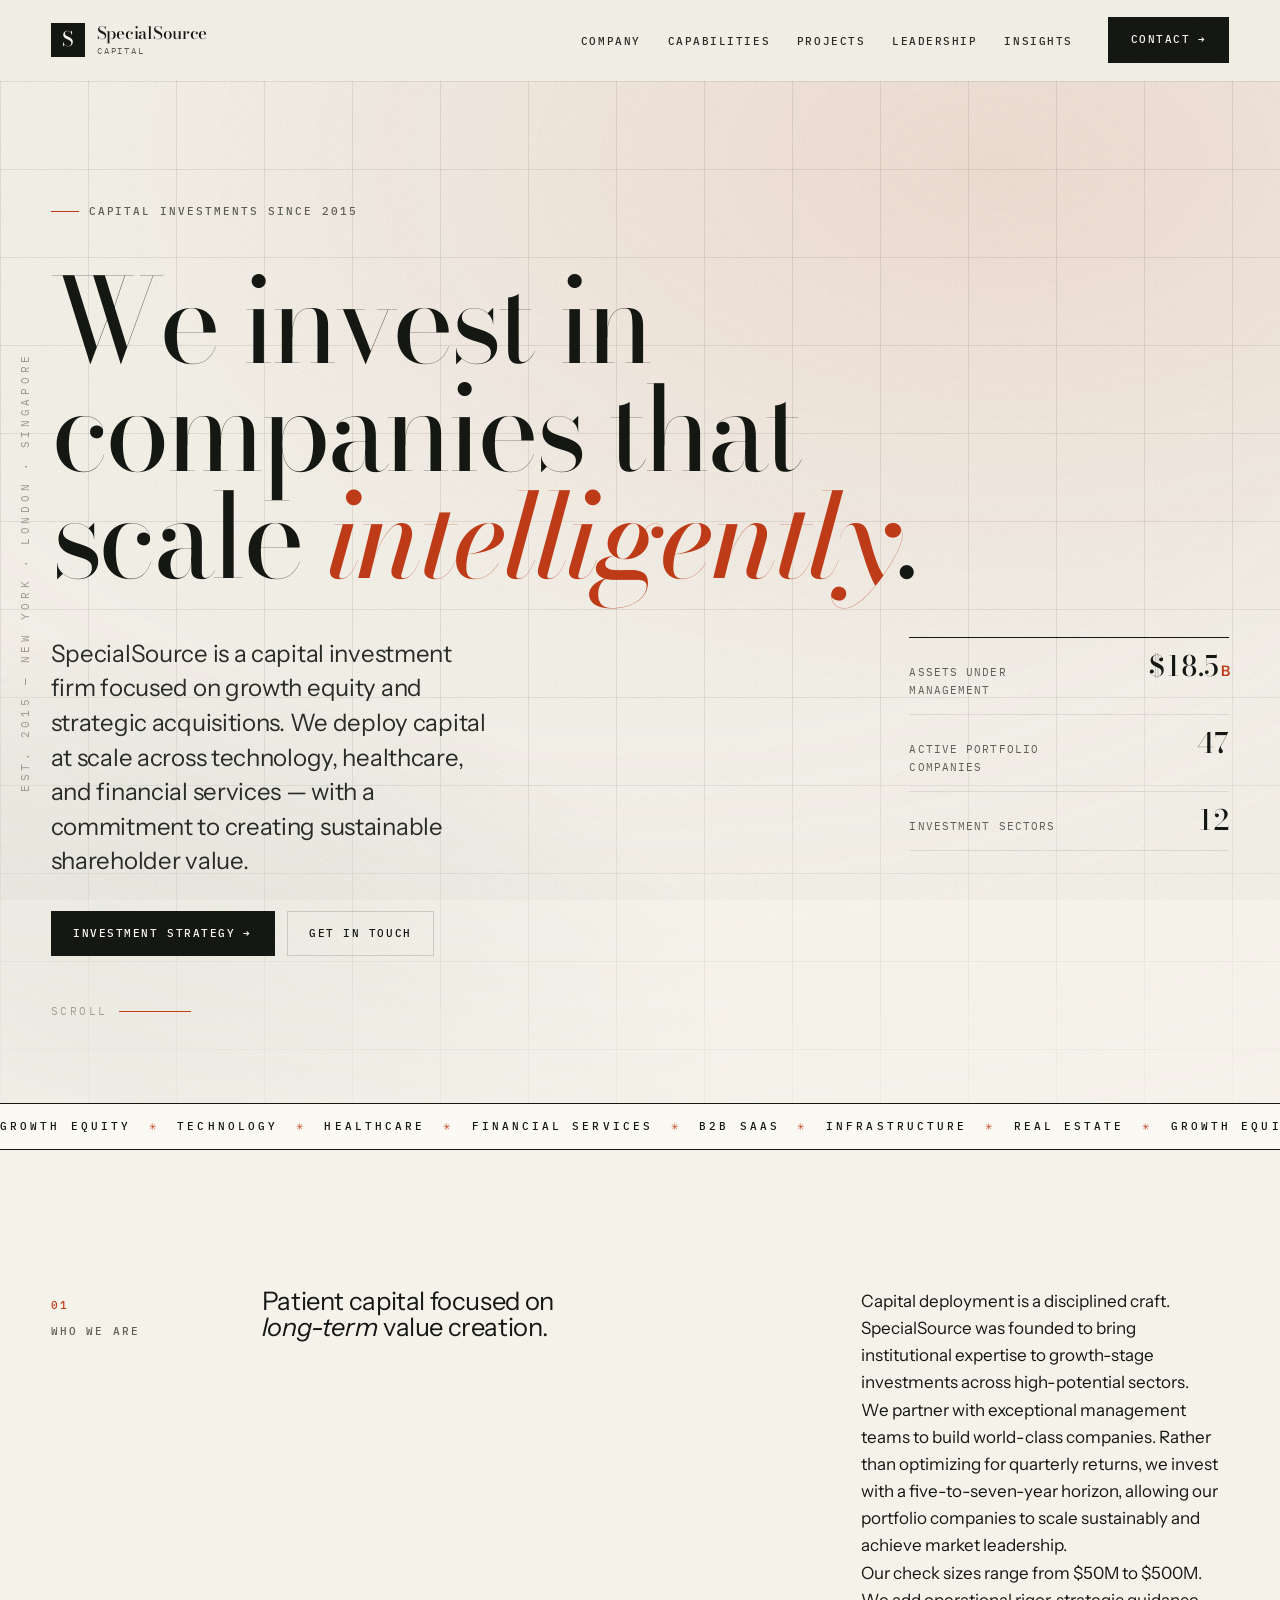
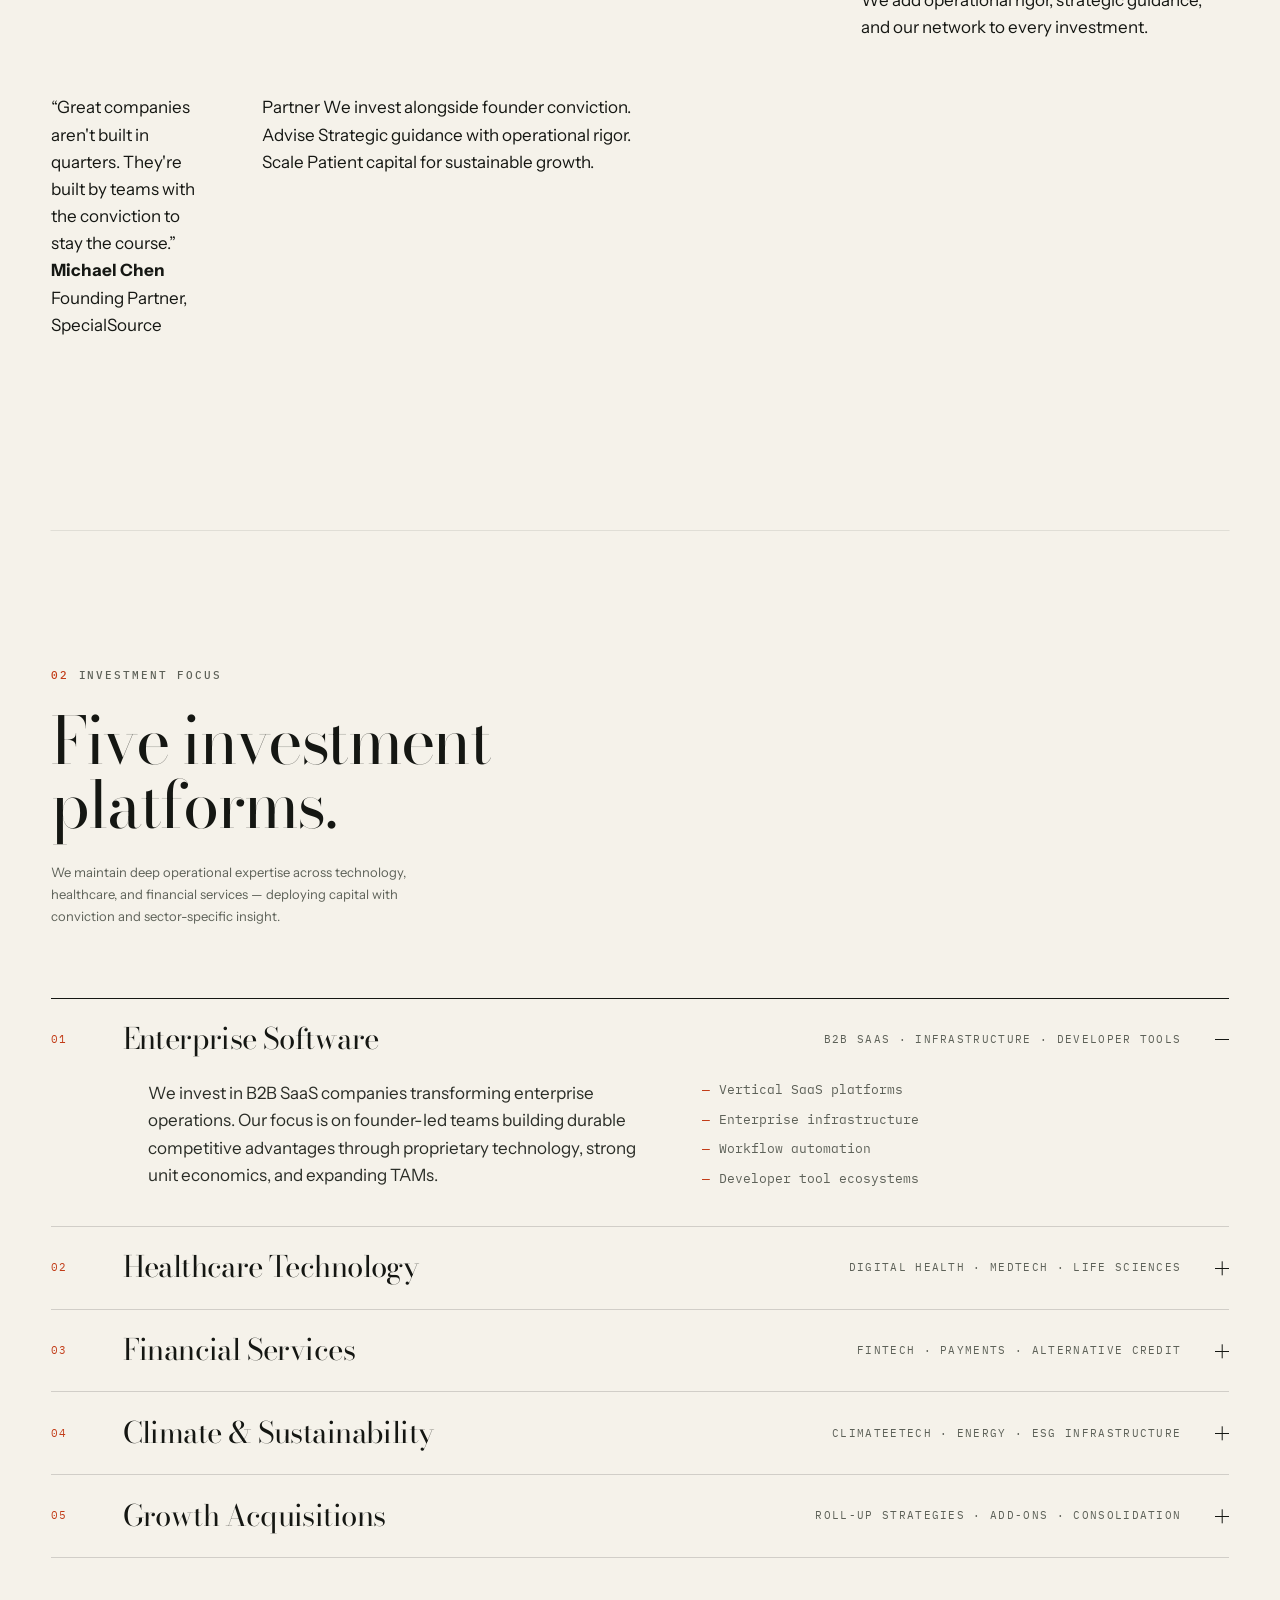
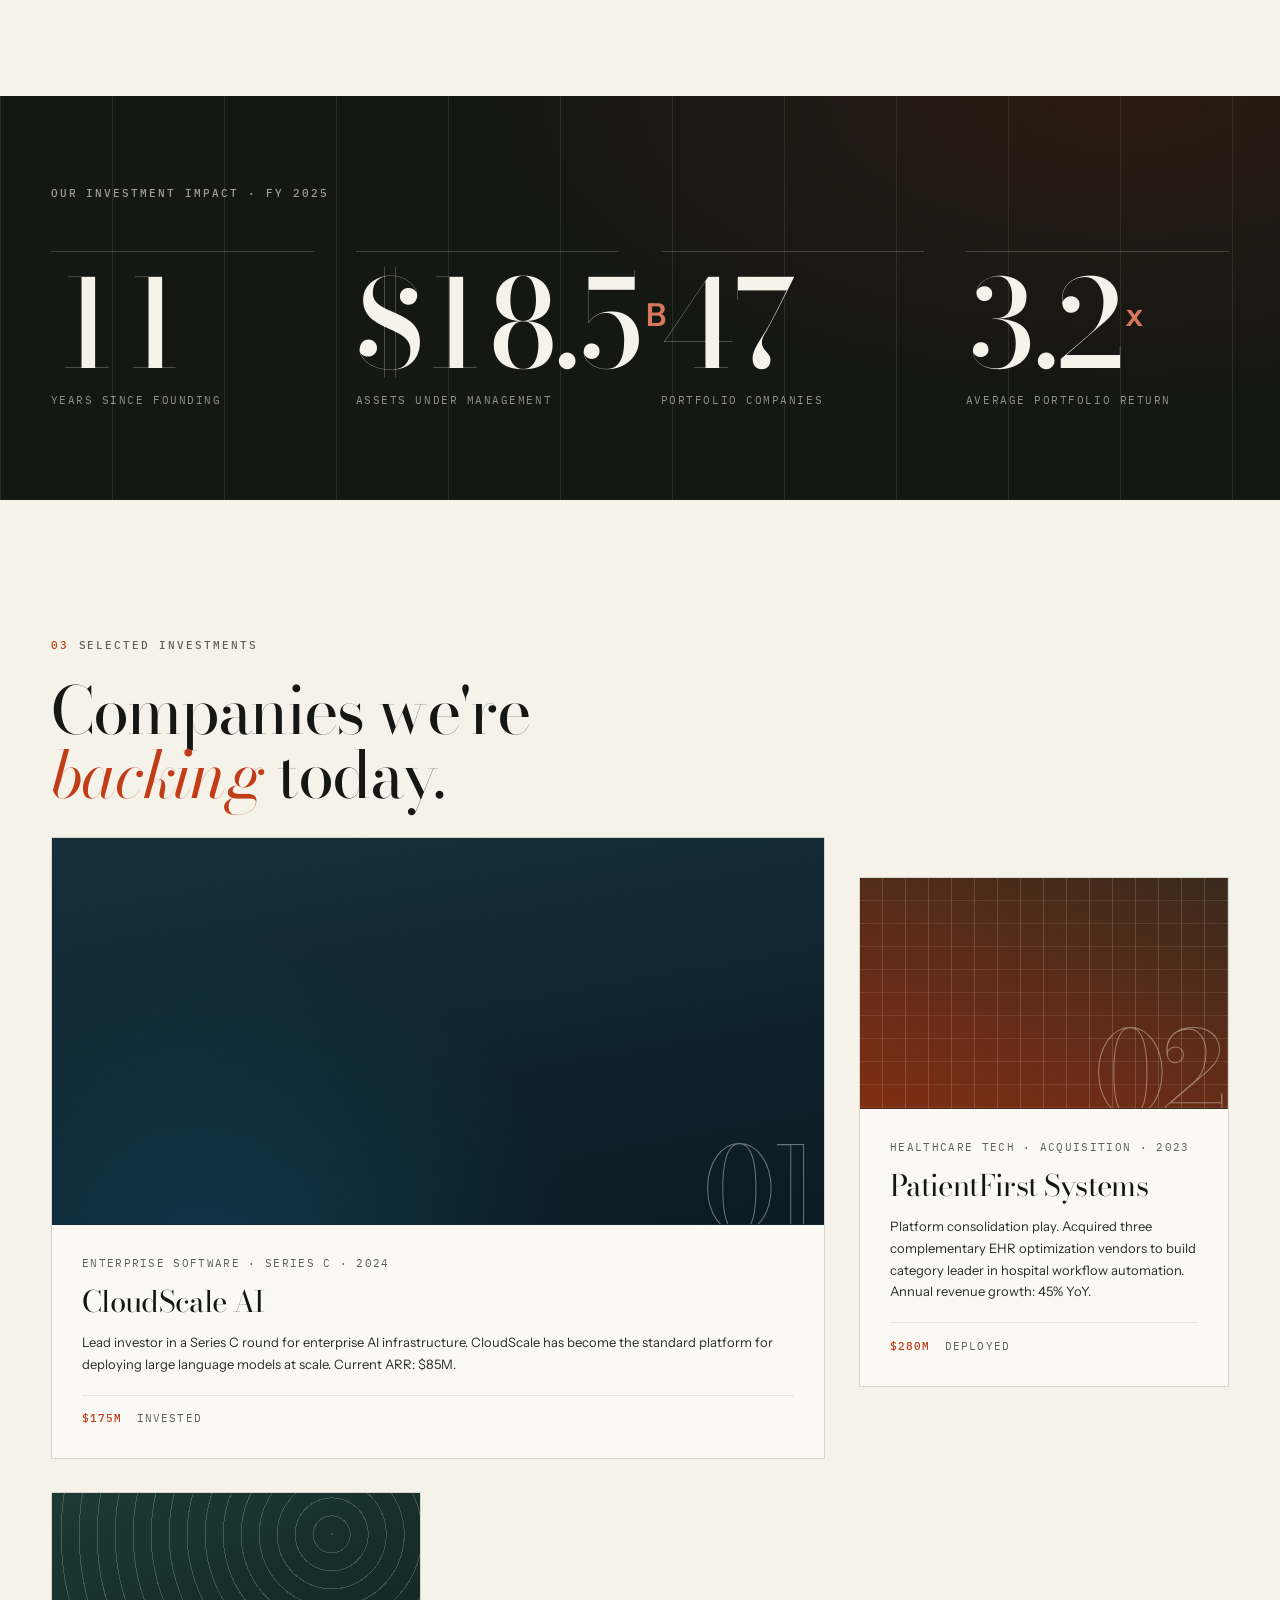
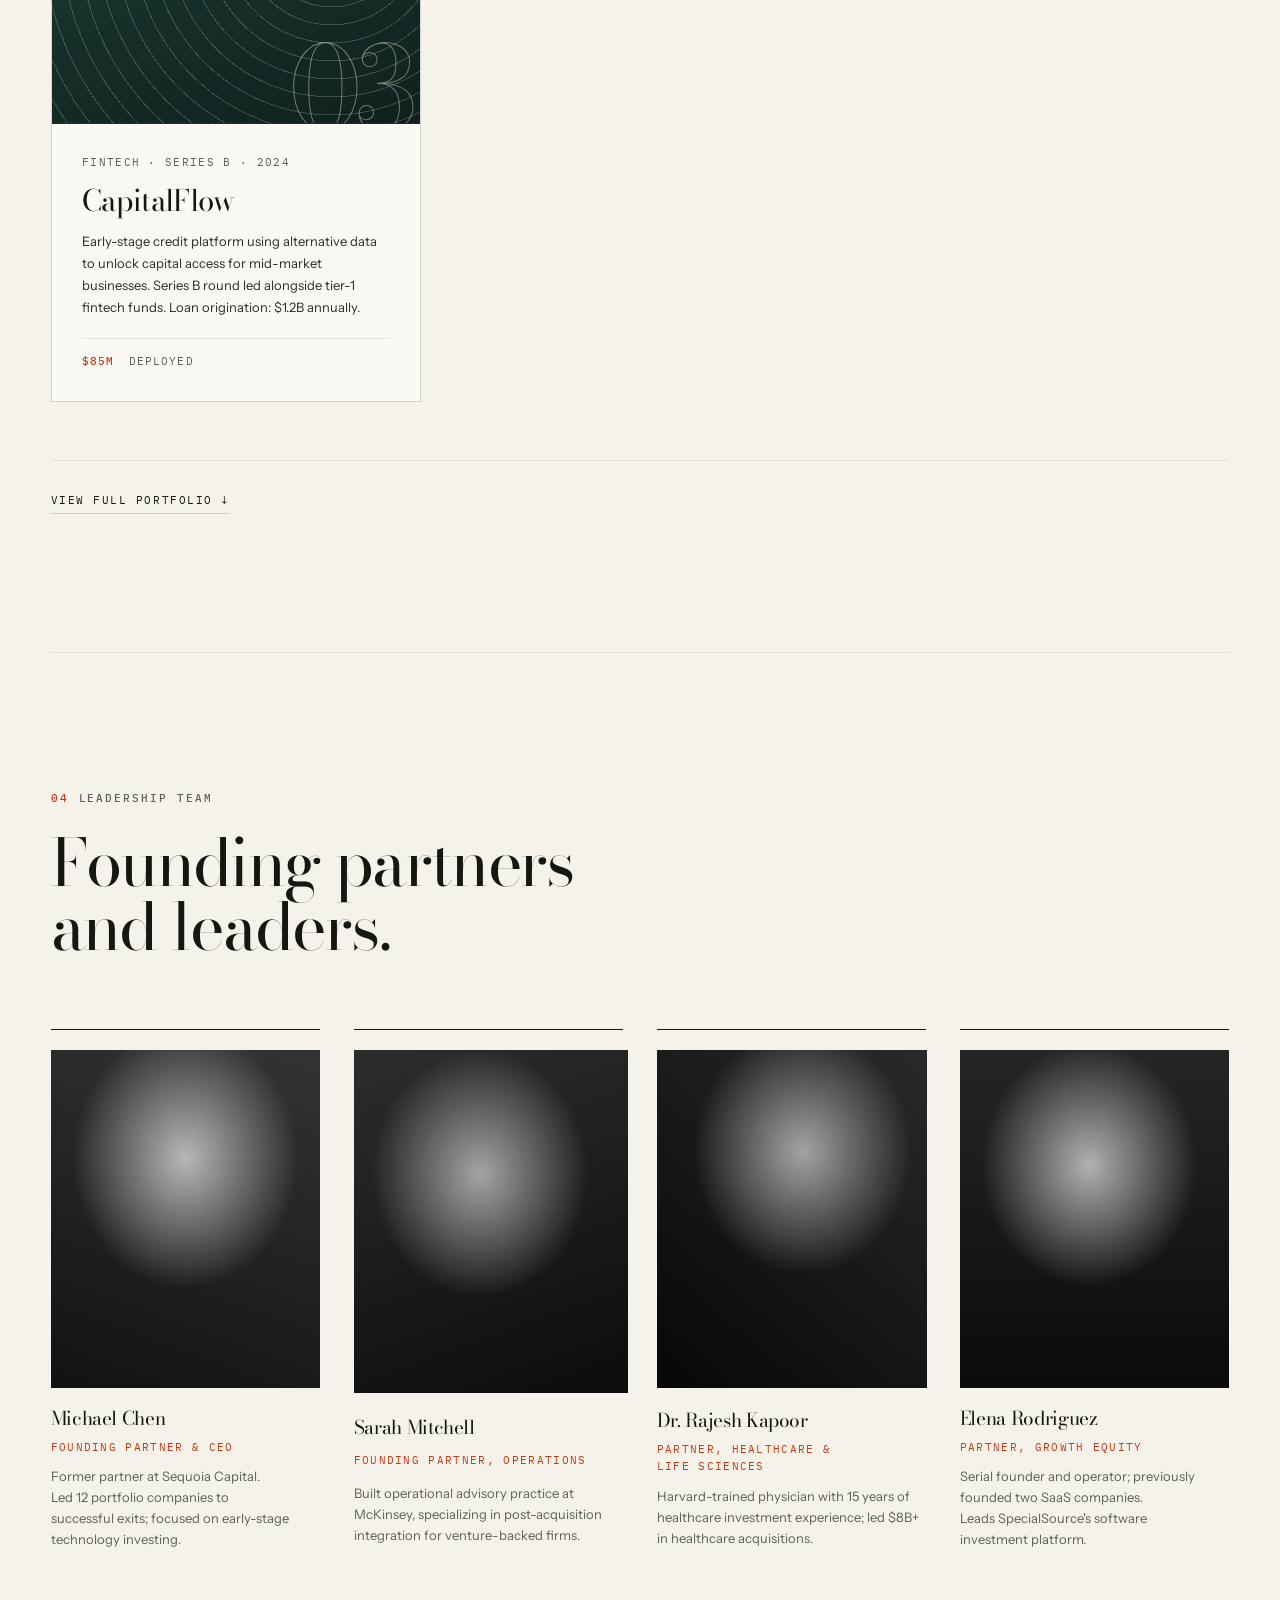
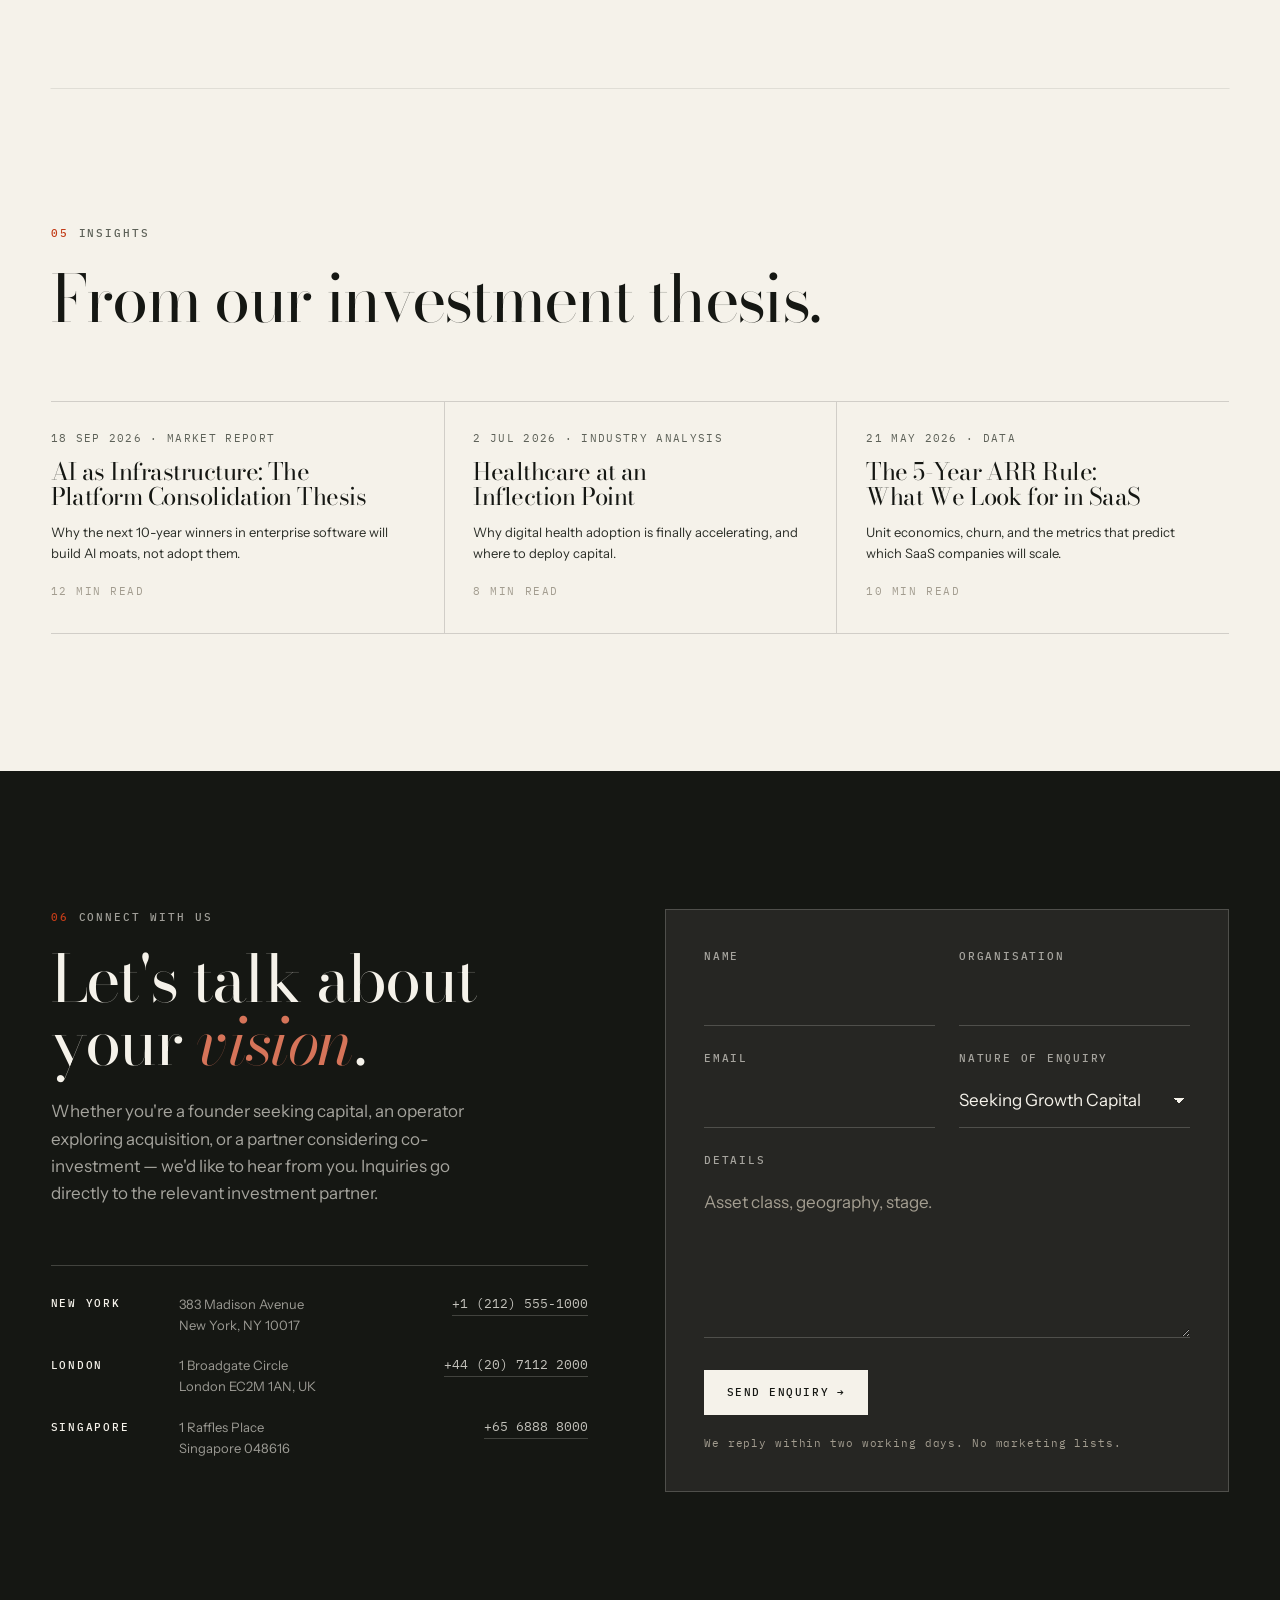
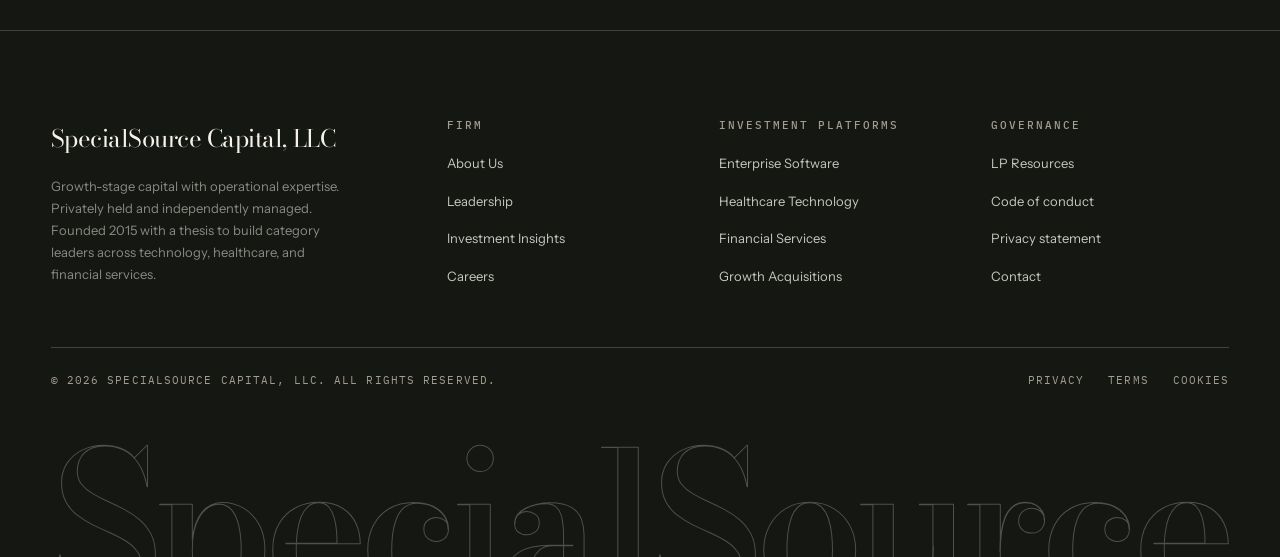
<file: public/index.htm>
<!DOCTYPE html>
<html lang="en">
<head>
<meta charset="utf-8">
<meta name="viewport" content="width=device-width, initial-scale=1">
<title>SpecialSource — Capital Investment</title>
<meta name="description" content="SpecialSource is a capital investment firm specializing in high-impact investments and growth equity across strategic sectors. Founded to build lasting value.">
<meta name="theme-color" content="#f5f2ea">

<link rel="preconnect" href="https://fonts.googleapis.com">
<link rel="preconnect" href="https://fonts.gstatic.com" crossorigin>
<link href="https://fonts.googleapis.com/css2?family=Bodoni+Moda:ital,opsz,wght@0,6..96,400..800;1,6..96,400..700&family=Instrument+Sans:ital,wght@0,400..700;1,400..600&family=IBM+Plex+Mono:wght@400;500&display=swap" rel="stylesheet">

<link rel="stylesheet" href="css/base.css">
<link rel="stylesheet" href="css/layout.css">
<link rel="stylesheet" href="css/components.css">
</head>

<body>
<a class="skip" href="#main">Skip to content</a>

<!-- ───────────────────────────────  HEADER  ─────────────────────────────── -->
<header class="masthead" id="masthead">
  <div class="shell masthead__inner">

    <a class="wordmark" href="#main" aria-label="SpecialSource, home">
      <span class="wordmark__glyph" aria-hidden="true">S</span>
      <span class="wordmark__text">
        <strong>SpecialSource</strong>
        <small>Capital</small>
      </span>
    </a>

    <nav class="nav" id="nav" aria-label="Primary">
      <ul class="nav__list">
        <li><a href="#about">Company</a></li>
        <li><a href="#capabilities">Capabilities</a></li>
        <li><a href="#work">Projects</a></li>
        <li><a href="#people">Leadership</a></li>
        <li><a href="#insights">Insights</a></li>
      </ul>
      <a class="btn btn--ink nav__cta" href="#contact">
        Contact <span aria-hidden="true">→</span>
      </a>
    </nav>

    <button class="burger" type="button" aria-expanded="false" aria-controls="nav" aria-label="Toggle navigation">
      <span></span><span></span>
    </button>

  </div>
</header>

<main id="main">

  <!-- ─────────────────────────────  HERO  ──────────────────────────────── -->
  <section class="hero" aria-labelledby="hero-title">
    <div class="hero__plate" aria-hidden="true"></div>

    <p class="rail" aria-hidden="true">Est. 2015 — New York · London · Singapore</p>

    <div class="shell hero__inner">

      <p class="eyebrow stagger" style="--i:0">
        <span class="eyebrow__tick" aria-hidden="true"></span>
        Capital investments since 2015
      </p>

      <h1 class="hero__title" id="hero-title">
        <span class="stagger" style="--i:1">We invest in</span>
        <span class="stagger" style="--i:2">companies that</span>
        <span class="stagger" style="--i:3">scale <em>intelligently</em>.</span>
      </h1>

      <div class="hero__body stagger" style="--i:4">
        <p>
          SpecialSource is a capital investment firm focused on growth equity and
          strategic acquisitions. We deploy capital at scale across technology,
          healthcare, and financial services — with a commitment to creating sustainable
          shareholder value.
        </p>
        <div class="hero__actions">
          <a class="btn btn--ink" href="#capabilities">Investment strategy <span aria-hidden="true">→</span></a>
          <a class="btn btn--ghost" href="#contact">Get in touch</a>
        </div>
      </div>

      <dl class="ledger stagger" style="--i:5">
        <div class="ledger__row">
          <dt>Assets under management</dt>
          <dd>$18.5<span>B</span></dd>
        </div>
        <div class="ledger__row">
          <dt>Active portfolio companies</dt>
          <dd>47</dd>
        </div>
        <div class="ledger__row">
          <dt>Investment sectors</dt>
          <dd>12</dd>
        </div>
      </dl>

      <p class="scrollcue stagger" style="--i:6" aria-hidden="true">
        Scroll <span class="scrollcue__line"></span>
      </p>

    </div>
  </section>

  <!-- ────────────────────────────  TICKER  ─────────────────────────────── -->
  <div class="ticker" role="presentation">
    <div class="ticker__track">
      <span class="ticker__set">
        Growth Equity <i>✳</i> Technology <i>✳</i> Healthcare <i>✳</i>
        Financial Services <i>✳</i> B2B SaaS <i>✳</i> Infrastructure <i>✳</i>
        Real Estate <i>✳</i>
      </span>
      <span class="ticker__set" aria-hidden="true">
        Growth Equity <i>✳</i> Technology <i>✳</i> Healthcare <i>✳</i>
        Financial Services <i>✳</i> B2B SaaS <i>✳</i> Infrastructure <i>✳</i>
        Real Estate <i>✳</i>
      </span>
    </div>
  </div>

  <!-- ─────────────────────────────  ABOUT  ─────────────────────────────── -->
  <section class="section about" id="about" aria-labelledby="about-title">
    <div class="shell about__inner">

      <div class="about__label reveal">
        <p class="eyebrow"><span class="eyebrow__num">01</span> Who we are</p>
      </div>

      <div class=”about__lede reveal”>
        <h2 class=”h-display” id=”about-title”>
          Patient capital focused on <em>long-term</em> value creation.
        </h2>
      </div>

      <div class=”about__text reveal” style=”--d:.08s”>
        <p class=”lede”>
          Capital deployment is a disciplined craft. SpecialSource was founded to
          bring institutional expertise to growth-stage investments across high-potential sectors.
        </p>
        <p>
          We partner with exceptional management teams to build world-class companies.
          Rather than optimizing for quarterly returns, we invest with a five-to-seven-year horizon,
          allowing our portfolio companies to scale sustainably and achieve market leadership.
        </p>
        <p>
          Our check sizes range from $50M to $500M. We add operational rigor, strategic guidance,
          and our network to every investment.
        </p>
      </div>

      <figure class=”pull reveal” style=”--d:.16s”>
        <blockquote>
          “Great companies aren't built in quarters. They're built by teams with the
          conviction to stay the course.”
        </blockquote>
        <figcaption>
          <strong>Michael Chen</strong>
          <span>Founding Partner, SpecialSource</span>
        </figcaption>
      </figure>

      <ul class=”marks reveal” style=”--d:.24s” aria-label=”Operating principles”>
        <li><span class=”marks__k”>Partner</span> We invest alongside founder conviction.</li>
        <li><span class=”marks__k”>Advise</span> Strategic guidance with operational rigor.</li>
        <li><span class=”marks__k”>Scale</span> Patient capital for sustainable growth.</li>
      </ul>

    </div>
  </section>

  <!-- ──────────────────────────  CAPABILITIES  ─────────────────────────── -->
  <section class="section capabilities" id="capabilities" aria-labelledby="cap-title">
    <div class="shell">

      <div class="section__head reveal">
        <p class="eyebrow"><span class="eyebrow__num">02</span> Investment Focus</p>
        <h2 class="h-display" id="cap-title">Five investment<br>platforms.</h2>
        <p class="section__head-note">
          We maintain deep operational expertise across technology, healthcare, and
          financial services — deploying capital with conviction and sector-specific insight.
        </p>
      </div>

      <div class="rows">

        <details class="row" name="cap" open>
          <summary>
            <span class="row__num">01</span>
            <h3 class="row__title">Enterprise Software</h3>
            <span class="row__meta">B2B SaaS · Infrastructure · Developer Tools</span>
            <span class="row__sign" aria-hidden="true"></span>
          </summary>
          <div class="row__panel">
            <p>
              We invest in B2B SaaS companies transforming enterprise operations. Our focus is on
              founder-led teams building durable competitive advantages through proprietary technology,
              strong unit economics, and expanding TAMs.
            </p>
            <ul class="row__list">
              <li>Vertical SaaS platforms</li>
              <li>Enterprise infrastructure</li>
              <li>Workflow automation</li>
              <li>Developer tool ecosystems</li>
            </ul>
          </div>
        </details>

        <details class="row" name="cap">
          <summary>
            <span class="row__num">02</span>
            <h3 class="row__title">Healthcare Technology</h3>
            <span class="row__meta">Digital Health · MedTech · Life Sciences</span>
            <span class="row__sign" aria-hidden="true"></span>
          </summary>
          <div class="row__panel">
            <p>
              We partner with innovators reshaping healthcare delivery and outcomes. From diagnostic
              tools to clinical workflows, we back companies improving access and quality at scale.
              Our team brings medical device, pharmaceutical, and healthcare IT expertise.
            </p>
            <ul class="row__list">
              <li>Digital therapeutics</li>
              <li>Clinical workflow software</li>
              <li>Diagnostic platforms</li>
              <li>Healthcare operations automation</li>
            </ul>
          </div>
        </details>

        <details class="row" name="cap">
          <summary>
            <span class="row__num">03</span>
            <h3 class="row__title">Financial Services</h3>
            <span class="row__meta">FinTech · Payments · Alternative Credit</span>
            <span class="row__sign" aria-hidden="true"></span>
          </summary>
          <div class="row__panel">
            <p>
              We invest in companies modernizing financial infrastructure and expanding access to capital.
              Our focus ranges from embedded finance platforms to alternative lending and digital banking,
              always with emphasis on compliance and durable competitive advantage.
            </p>
            <ul class="row__list">
              <li>Embedded finance platforms</li>
              <li>Payment infrastructure</li>
              <li>Alternative credit scoring</li>
              <li>Insurance technology</li>
            </ul>
          </div>
        </details>

        <details class="row" name="cap">
          <summary>
            <span class="row__num">04</span>
            <h3 class="row__title">Climate &amp; Sustainability</h3>
            <span class="row__meta">ClimateeTech · Energy · ESG Infrastructure</span>
            <span class="row__sign" aria-hidden="true"></span>
          </summary>
          <div class="row__panel">
            <p>
              We invest in companies solving climate challenges and building a sustainable economy.
              From renewable energy platforms to carbon management software, our thesis is that
              climate solutions are the growth sectors of the next decade.
            </p>
            <ul class="row__list">
              <li>Renewable energy infrastructure</li>
              <li>Carbon management software</li>
              <li>Circular economy platforms</li>
              <li>Supply chain optimization</li>
            </ul>
          </div>
        </details>

        <details class="row" name="cap">
          <summary>
            <span class="row__num">05</span>
            <h3 class="row__title">Growth Acquisitions</h3>
            <span class="row__meta">Roll-up Strategies · Add-ons · Consolidation</span>
            <span class="row__sign" aria-hidden="true"></span>
          </summary>
          <div class="row__panel">
            <p>
              We architect and execute consolidation strategies in fragmented industries, building
              category leaders through disciplined add-on acquisitions. Our operational network and
              capital access enable rapid scaling post-acquisition.
            </p>
            <ul class="row__list">
              <li>Consolidation thesis development</li>
              <li>Platform company acquisition</li>
              <li>Add-on integration</li>
              <li>Management team building</li>
            </ul>
          </div>
        </details>

      </div>
    </div>
  </section>

  <!-- ─────────────────────────────  FIGURES  ───────────────────────────── -->
  <section class="figures" aria-labelledby="fig-title">
    <div class="shell">
      <h2 class="sr-only" id="fig-title">SpecialSource in figures</h2>
      <p class="eyebrow eyebrow--invert reveal">Our investment impact · FY 2025</p>
      <div class="figures__grid">
        <div class="fig reveal">
          <p class="fig__n">11</p>
          <p class="fig__k">Years since founding</p>
        </div>
        <div class="fig reveal" style="--d:.08s">
          <p class="fig__n">$18.5<span>B</span></p>
          <p class="fig__k">Assets under management</p>
        </div>
        <div class="fig reveal" style="--d:.16s">
          <p class="fig__n">47</p>
          <p class="fig__k">Portfolio companies</p>
        </div>
        <div class="fig reveal" style="--d:.24s">
          <p class="fig__n">3.2<span>x</span></p>
          <p class="fig__k">Average portfolio return</p>
        </div>
      </div>
    </div>
  </section>

  <!-- ──────────────────────────────  WORK  ─────────────────────────────── -->
  <section class="section work" id="work" aria-labelledby="work-title">
    <div class="shell">

      <div class="section__head reveal">
        <p class="eyebrow"><span class="eyebrow__num">03</span> Selected Investments</p>
        <h2 class="h-display" id="work-title">Companies we're <em>backing</em> today.</h2>
      </div>

      <div class="work__grid">

        <article class="card card--tall reveal">
          <div class="card__plate card__plate--cable" aria-hidden="true">
            <span class="card__stamp">01</span>
          </div>
          <div class="card__body">
            <p class="card__meta">Enterprise Software · Series C · 2024</p>
            <h3 class="card__title">CloudScale AI</h3>
            <p>
              Lead investor in a Series C round for enterprise AI infrastructure. CloudScale has become the
              standard platform for deploying large language models at scale. Current ARR: $85M.
            </p>
            <p class="card__stat"><strong>$175M</strong> invested</p>
          </div>
        </article>

        <article class="card reveal" style="--d:.1s">
          <div class="card__plate card__plate--port" aria-hidden="true">
            <span class="card__stamp">02</span>
          </div>
          <div class="card__body">
            <p class="card__meta">Healthcare Tech · Acquisition · 2023</p>
            <h3 class="card__title">PatientFirst Systems</h3>
            <p>
              Platform consolidation play. Acquired three complementary EHR optimization vendors to build
              category leader in hospital workflow automation. Annual revenue growth: 45% YoY.
            </p>
            <p class="card__stat"><strong>$280M</strong> deployed</p>
          </div>
        </article>

        <article class="card reveal" style="--d:.2s">
          <div class="card__plate card__plate--water" aria-hidden="true">
            <span class="card__stamp">03</span>
          </div>
          <div class="card__body">
            <p class="card__meta">FinTech · Series B · 2024</p>
            <h3 class="card__title">CapitalFlow</h3>
            <p>
              Early-stage credit platform using alternative data to unlock capital access for mid-market
              businesses. Series B round led alongside tier-1 fintech funds. Loan origination: $1.2B annually.
            </p>
            <p class="card__stat"><strong>$85M</strong> deployed</p>
          </div>
        </article>

      </div>

      <p class="work__more reveal">
        <a class="link-arrow" href="#contact">View full portfolio</a>
      </p>

    </div>
  </section>

  <!-- ─────────────────────────────  PEOPLE  ───────────────────────────── -->
  <section class="section people" id="people" aria-labelledby="people-title">
    <div class="shell">

      <div class="section__head reveal">
        <p class="eyebrow"><span class="eyebrow__num">04</span> Leadership Team</p>
        <h2 class="h-display" id="people-title">Founding partners<br>and leaders.</h2>
      </div>

      <ul class="people__grid">
        <li class="person reveal">
          <span class="person__portrait person__portrait--a" aria-hidden="true"></span>
          <h3>Michael Chen</h3>
          <p class="person__role">Founding Partner &amp; CEO</p>
          <p class="person__note">Former partner at Sequoia Capital. Led 12 portfolio companies to successful exits; focused on early-stage technology investing.</p>
        </li>
        <li class="person reveal" style="--d:.08s">
          <span class="person__portrait person__portrait--b" aria-hidden="true"></span>
          <h3>Sarah Mitchell</h3>
          <p class="person__role">Founding Partner, Operations</p>
          <p class="person__note">Built operational advisory practice at McKinsey, specializing in post-acquisition integration for venture-backed firms.</p>
        </li>
        <li class="person reveal" style="--d:.16s">
          <span class="person__portrait person__portrait--c" aria-hidden="true"></span>
          <h3>Dr. Rajesh Kapoor</h3>
          <p class="person__role">Partner, Healthcare &amp; Life Sciences</p>
          <p class="person__note">Harvard-trained physician with 15 years of healthcare investment experience; led $8B+ in healthcare acquisitions.</p>
        </li>
        <li class="person reveal" style="--d:.24s">
          <span class="person__portrait person__portrait--d" aria-hidden="true"></span>
          <h3>Elena Rodriguez</h3>
          <p class="person__role">Partner, Growth Equity</p>
          <p class="person__note">Serial founder and operator; previously founded two SaaS companies. Leads SpecialSource's software investment platform.</p>
        </li>
      </ul>

    </div>
  </section>

  <!-- ────────────────────────────  INSIGHTS  ──────────────────────────── -->
  <section class="section insights" id="insights" aria-labelledby="ins-title">
    <div class="shell">

      <div class="section__head reveal">
        <p class="eyebrow"><span class="eyebrow__num">05</span> Insights</p>
        <h2 class="h-display" id="ins-title">From our investment thesis.</h2>
      </div>

      <ul class="notes">
        <li class="note reveal">
          <p class="note__date"><time datetime="2026-09-18">18 Sep 2026</time> · Market Report</p>
          <h3><a href="#insights">AI as Infrastructure: The Platform Consolidation Thesis</a></h3>
          <p>Why the next 10-year winners in enterprise software will build AI moats, not adopt them.</p>
          <p class="note__read">12 min read</p>
        </li>
        <li class="note reveal" style="--d:.08s">
          <p class="note__date"><time datetime="2026-07-02">2 Jul 2026</time> · Industry Analysis</p>
          <h3><a href="#insights">Healthcare at an Inflection Point</a></h3>
          <p>Why digital health adoption is finally accelerating, and where to deploy capital.</p>
          <p class="note__read">8 min read</p>
        </li>
        <li class="note reveal" style="--d:.16s">
          <p class="note__date"><time datetime="2026-05-21">21 May 2026</time> · Data</p>
          <h3><a href="#insights">The 5-Year ARR Rule: What We Look for in SaaS</a></h3>
          <p>Unit economics, churn, and the metrics that predict which SaaS companies will scale.</p>
          <p class="note__read">10 min read</p>
        </li>
      </ul>

    </div>
  </section>

  <!-- ────────────────────────────  CONTACT  ───────────────────────────── -->
  <section class="section contact" id="contact" aria-labelledby="contact-title">
    <div class="shell contact__inner">

      <div class="contact__intro reveal">
        <p class="eyebrow eyebrow--invert"><span class="eyebrow__num">06</span> Connect with Us</p>
        <h2 class="h-display" id="contact-title">Let's talk about your <em>vision</em>.</h2>
        <p class="contact__note">
          Whether you're a founder seeking capital, an operator exploring acquisition, or a partner
          considering co-investment — we'd like to hear from you. Inquiries go directly to the
          relevant investment partner.
        </p>

        <ul class="offices">
          <li>
            <strong>New York</strong>
            <span>383 Madison Avenue<br>New York, NY 10017</span>
            <a href="tel:+12125551000">+1 (212) 555-1000</a>
          </li>
          <li>
            <strong>London</strong>
            <span>1 Broadgate Circle<br>London EC2M 1AN, UK</span>
            <a href="tel:+442071122000">+44 (20) 7112 2000</a>
          </li>
          <li>
            <strong>Singapore</strong>
            <span>1 Raffles Place<br>Singapore 048616</span>
            <a href="tel:+6568888000">+65 6888 8000</a>
          </li>
        </ul>
      </div>

      <form class="form reveal" style="--d:.1s" action="#" method="post" novalidate>
        <div class="field">
          <label for="f-name">Name</label>
          <input id="f-name" name="name" type="text" autocomplete="name" required>
        </div>
        <div class="field">
          <label for="f-org">Organisation</label>
          <input id="f-org" name="organisation" type="text" autocomplete="organization">
        </div>
        <div class="field">
          <label for="f-email">Email</label>
          <input id="f-email" name="email" type="email" autocomplete="email" required>
        </div>
        <div class="field">
          <label for="f-subject">Nature of enquiry</label>
          <select id="f-subject" name="subject">
            <option>Seeking Growth Capital</option>
            <option>Acquisition Opportunities</option>
            <option>Co-Investment Partnership</option>
            <option>Press &amp; media</option>
            <option>Careers</option>
          </select>
        </div>
        <div class="field field--full">
          <label for="f-msg">Details</label>
          <textarea id="f-msg" name="message" rows="5" placeholder="Asset class, geography, stage."></textarea>
        </div>
        <div class="field field--full form__foot">
          <button class="btn btn--bone" type="submit">Send enquiry <span aria-hidden="true">→</span></button>
          <p class="form__fine">We reply within two working days. No marketing lists.</p>
        </div>
      </form>

    </div>
  </section>

</main>

<!-- ───────────────────────────────  FOOTER  ─────────────────────────────── -->
<footer class="footer">
  <div class="shell">

    <div class="footer__top">
      <div class="footer__about">
        <p class="footer__mark">SpecialSource Capital, LLC</p>
        <p class="footer__blurb">
          Growth-stage capital with operational expertise. Privately held and independently managed.
          Founded 2015 with a thesis to build category leaders across technology, healthcare, and
          financial services.
        </p>
      </div>

      <nav class="footer__nav" aria-label="Footer">
        <div>
          <h2>Firm</h2>
          <ul>
            <li><a href="#about">About Us</a></li>
            <li><a href="#people">Leadership</a></li>
            <li><a href="#insights">Investment Insights</a></li>
            <li><a href="#contact">Careers</a></li>
          </ul>
        </div>
        <div>
          <h2>Investment Platforms</h2>
          <ul>
            <li><a href="#capabilities">Enterprise Software</a></li>
            <li><a href="#capabilities">Healthcare Technology</a></li>
            <li><a href="#capabilities">Financial Services</a></li>
            <li><a href="#capabilities">Growth Acquisitions</a></li>
          </ul>
        </div>
        <div>
          <h2>Governance</h2>
          <ul>
            <li><a href="#contact">LP Resources</a></li>
            <li><a href="#contact">Code of conduct</a></li>
            <li><a href="#contact">Privacy statement</a></li>
            <li><a href="#contact">Contact</a></li>
          </ul>
        </div>
      </nav>
    </div>

    <div class="footer__bar">
      <p>© <span id="year">2026</span> SpecialSource Capital, LLC. All rights reserved.</p>
      <ul>
        <li><a href="#contact">Privacy</a></li>
        <li><a href="#contact">Terms</a></li>
        <li><a href="#contact">Cookies</a></li>
      </ul>
    </div>

    <p class="footer__giant" aria-hidden="true">SpecialSource</p>

  </div>
</footer>

<script>
(function () {
  'use strict';

  /* Year stamp */
  var y = document.getElementById('year');
  if (y) { y.textContent = new Date().getFullYear(); }

  /* Mobile navigation */
  var burger = document.querySelector('.burger');
  var nav = document.getElementById('nav');
  if (burger && nav) {
    burger.addEventListener('click', function () {
      var open = burger.getAttribute('aria-expanded') === 'true';
      burger.setAttribute('aria-expanded', String(!open));
      document.body.classList.toggle('nav-open', !open);
    });
    nav.addEventListener('click', function (e) {
      if (e.target.closest('a')) {
        burger.setAttribute('aria-expanded', 'false');
        document.body.classList.remove('nav-open');
      }
    });
  }

  /* Condense the masthead once the hero is behind us */
  var mast = document.getElementById('masthead');
  var onScroll = function () {
    if (mast) { mast.classList.toggle('is-stuck', window.scrollY > 24); }
  };
  onScroll();
  window.addEventListener('scroll', onScroll, { passive: true });

  /* Scroll reveals */
  var targets = document.querySelectorAll('.reveal');
  var reduced = window.matchMedia('(prefers-reduced-motion: reduce)').matches;

  if (reduced || !('IntersectionObserver' in window)) {
    targets.forEach(function (el) { el.classList.add('is-in'); });
    return;
  }

  var io = new IntersectionObserver(function (entries) {
    entries.forEach(function (entry) {
      if (entry.isIntersecting) {
        entry.target.classList.add('is-in');
        io.unobserve(entry.target);
      }
    });
  }, { rootMargin: '0px 0px -12% 0px', threshold: 0.12 });

  targets.forEach(function (el) { io.observe(el); });
})();
</script>
</body>
</html>
</file>
<file: public/css/base.css>
/* ==========================================================================
   HALVORSEN ATLANTIC — base.css
   Design tokens, reset, typography primitives, global atmosphere.
   ========================================================================== */

/* --------------------------------------------------------------- tokens -- */
:root {
  /* Ink & paper. Warm bone stock, near-black with a green cast. */
  --ink:        #151713;
  --ink-soft:   #2a2d27;
  --ink-muted:  #5d6158;
  --bone:       #f5f2ea;
  --bone-lift:  #fbf9f3;
  --clay:       #e4ded0;
  --stone:      #a39d90;

  /* One accent, used sparingly and always at full strength. */
  --vermilion:  #c23c18;
  --vermilion-d:#9c2f10;

  --rule:       color-mix(in oklab, var(--ink) 16%, transparent);
  --rule-soft:  color-mix(in oklab, var(--ink) 9%, transparent);
  --rule-invert:color-mix(in oklab, var(--bone) 20%, transparent);

  /* Type */
  --display: "Bodoni Moda", "Didot", "Times New Roman", serif;
  --sans:    "Instrument Sans", "Helvetica Neue", Helvetica, sans-serif;
  --mono:    "IBM Plex Mono", "SFMono-Regular", Menlo, monospace;

  --fs-micro: 0.6875rem;                         /* 11px mono labels      */
  --fs-small: 0.8125rem;
  --fs-body:  clamp(1rem, 0.96rem + 0.2vw, 1.0625rem);
  --fs-lede:  clamp(1.1875rem, 1.1rem + 0.5vw, 1.5rem);
  --fs-h3:    clamp(1.375rem, 1.2rem + 0.8vw, 1.875rem);
  --fs-h2:    clamp(2.25rem, 1.6rem + 3.1vw, 4.25rem);
  --fs-h1:    clamp(2.875rem, 1.4rem + 7.4vw, 8rem);
  --fs-fig:   clamp(3.5rem, 2rem + 7vw, 8.5rem);

  /* Space & measure */
  --shell:    82.5rem;
  --pad:      clamp(1.25rem, 0.6rem + 3.2vw, 5rem);
  --gap:      clamp(1.25rem, 0.8rem + 1.6vw, 2.5rem);
  --section-y:clamp(4.5rem, 3rem + 7vw, 10.5rem);

  --ease:     cubic-bezier(.22, .61, .36, 1);
  --ease-out: cubic-bezier(.16, 1, .3, 1);
}

/* ---------------------------------------------------------------- reset -- */
*, *::before, *::after { box-sizing: border-box; }

* { margin: 0; }

html {
  -webkit-text-size-adjust: 100%;
  scroll-behavior: smooth;
  scroll-padding-top: 6rem;
}

body {
  background: var(--bone);
  color: var(--ink);
  font-family: var(--sans);
  font-size: var(--fs-body);
  line-height: 1.6;
  font-feature-settings: "ss01", "cv05";
  -webkit-font-smoothing: antialiased;
  text-rendering: optimizeLegibility;
  overflow-x: hidden;
}

body.nav-open { overflow: hidden; }

img, svg, video { display: block; max-width: 100%; }

button, input, select, textarea {
  font: inherit;
  color: inherit;
}

ul, ol { list-style: none; padding: 0; }

a { color: inherit; text-decoration: none; }

summary::-webkit-details-marker { display: none; }

/* ----------------------------------------------------------- typography -- */
h1, h2, h3 {
  font-weight: 400;
  line-height: 1.04;
  letter-spacing: -0.015em;
  text-wrap: balance;
}

.h-display {
  font-family: var(--display);
  font-size: var(--fs-h2);
  font-optical-sizing: auto;
  line-height: 0.98;
  letter-spacing: -0.025em;
}

.h-display em {
  font-style: italic;
  color: var(--vermilion);
}

p { text-wrap: pretty; }

.lede {
  font-size: var(--fs-lede);
  line-height: 1.42;
  letter-spacing: -0.01em;
  color: var(--ink-soft);
}

/* Mono eyebrow — the connective tissue of the whole system. */
.eyebrow {
  display: flex;
  align-items: center;
  gap: 0.625rem;
  font-family: var(--mono);
  font-size: var(--fs-micro);
  font-weight: 500;
  letter-spacing: 0.18em;
  text-transform: uppercase;
  color: var(--ink-muted);
}

.eyebrow--invert { color: color-mix(in oklab, var(--bone) 62%, transparent); }

.eyebrow__num {
  color: var(--vermilion);
  font-variant-numeric: tabular-nums;
}

.eyebrow__tick {
  width: 1.75rem;
  height: 1px;
  background: var(--vermilion);
}

/* ------------------------------------------------------------ utilities -- */
.sr-only {
  position: absolute;
  width: 1px; height: 1px;
  padding: 0; margin: -1px;
  overflow: hidden;
  clip-path: inset(50%);
  white-space: nowrap;
}

.skip {
  position: absolute;
  top: 0; left: 50%;
  transform: translate(-50%, -110%);
  z-index: 200;
  padding: 0.75rem 1.25rem;
  background: var(--ink);
  color: var(--bone);
  font-family: var(--mono);
  font-size: var(--fs-micro);
  letter-spacing: 0.14em;
  text-transform: uppercase;
  transition: transform 0.2s var(--ease);
}
.skip:focus { transform: translate(-50%, 0); }

/* ----------------------------------------------------------- atmosphere -- */
/* Film grain over everything, so flat colour never reads as flat. */
body::after {
  content: "";
  position: fixed;
  inset: 0;
  z-index: 100;
  pointer-events: none;
  opacity: 0.35;
  mix-blend-mode: multiply;
  background-image: url("data:image/svg+xml,%3Csvg xmlns='http://www.w3.org/2000/svg' width='200' height='200'%3E%3Cfilter id='n'%3E%3CfeTurbulence type='fractalNoise' baseFrequency='0.82' numOctaves='3' stitchTiles='stitch'/%3E%3CfeColorMatrix type='saturate' values='0'/%3E%3C/filter%3E%3Crect width='200' height='200' filter='url(%23n)' opacity='0.42'/%3E%3C/svg%3E");
}

::selection {
  background: var(--vermilion);
  color: var(--bone-lift);
}

:focus-visible {
  outline: 2px solid var(--vermilion);
  outline-offset: 3px;
}

/* ------------------------------------------------------------- reveals -- */
.reveal {
  opacity: 0;
  transform: translateY(1.75rem);
  transition:
    opacity 0.9s var(--ease-out) var(--d, 0s),
    transform 0.9s var(--ease-out) var(--d, 0s);
}
.reveal.is-in { opacity: 1; transform: none; }

/* Hero load sequence — index-driven stagger. */
.stagger {
  opacity: 0;
  animation: rise 1s var(--ease-out) forwards;
  animation-delay: calc(0.12s + var(--i, 0) * 0.085s);
}

@keyframes rise {
  from { opacity: 0; transform: translateY(2.25rem); }
  to   { opacity: 1; transform: none; }
}

@media (prefers-reduced-motion: reduce) {
  html { scroll-behavior: auto; }
  *, *::before, *::after {
    animation-duration: 0.01ms !important;
    animation-iteration-count: 1 !important;
    transition-duration: 0.01ms !important;
  }
  .reveal, .stagger { opacity: 1; transform: none; }
}
</file>
<file: public/css/layout.css>
/* ==========================================================================
   HALVORSEN ATLANTIC — layout.css
   Shell, masthead, section composition, footer, breakpoints.
   ========================================================================== */

/* ---------------------------------------------------------------- shell -- */
.shell {
  width: 100%;
  max-width: var(--shell);
  margin-inline: auto;
  padding-inline: var(--pad);
}

.section {
  position: relative;
  padding-block: var(--section-y);
}

/* Hairline between sections, inset to the shell's measure. */
.section + .section::before {
  content: "";
  position: absolute;
  top: 0;
  left: 50%;
  transform: translateX(-50%);
  width: min(100% - var(--pad) * 2, var(--shell) - var(--pad) * 2);
  height: 1px;
  background: var(--rule-soft);
}

.section__head {
  display: grid;
  gap: 1.5rem;
  max-width: 54rem;
  margin-bottom: clamp(3rem, 2rem + 3vw, 5.5rem);
}

.section__head-note {
  max-width: 42ch;
  color: var(--ink-muted);
  font-size: var(--fs-small);
  line-height: 1.7;
}

/* -------------------------------------------------------------- masthead -- */
.masthead {
  position: sticky;
  top: 0;
  z-index: 90;
  border-bottom: 1px solid transparent;
  transition: background 0.4s var(--ease), border-color 0.4s var(--ease),
              backdrop-filter 0.4s var(--ease);
}

.masthead.is-stuck {
  background: color-mix(in oklab, var(--bone) 88%, transparent);
  backdrop-filter: blur(14px) saturate(140%);
  border-bottom-color: var(--rule);
}

.masthead__inner {
  display: flex;
  align-items: center;
  justify-content: space-between;
  gap: var(--gap);
  min-height: 5rem;
}

.masthead.is-stuck .masthead__inner { min-height: 4.25rem; }

/* ----------------------------------------------------------------- hero -- */
.hero {
  position: relative;
  padding-block: clamp(3.5rem, 2rem + 7vw, 8rem) clamp(3rem, 2rem + 4vw, 6rem);
  overflow: hidden;
}

/* Blueprint field: fine grid, warm wash, vignette. */
.hero__plate {
  position: absolute;
  inset: 0;
  background:
    radial-gradient(120% 90% at 78% 8%,
      color-mix(in oklab, var(--vermilion) 11%, transparent) 0%,
      transparent 58%),
    radial-gradient(90% 70% at 4% 96%,
      color-mix(in oklab, #2f4a3e 14%, transparent) 0%,
      transparent 60%),
    repeating-linear-gradient(to right,
      var(--rule-soft) 0 1px, transparent 1px 5.5rem),
    repeating-linear-gradient(to bottom,
      var(--rule-soft) 0 1px, transparent 1px 5.5rem),
    var(--bone);
  mask-image: radial-gradient(130% 100% at 50% 20%, #000 42%, transparent 100%);
}

.hero__inner {
  position: relative;
  display: grid;
  grid-template-columns: minmax(0, 1fr) minmax(0, 20rem);
  grid-template-areas:
    "eyebrow eyebrow"
    "title   title"
    "body    ledger"
    "cue     ledger";
  column-gap: clamp(2rem, 1rem + 4vw, 6rem);
  row-gap: clamp(1.75rem, 1rem + 2.4vw, 3.25rem);
  align-items: start;
}

.hero .eyebrow { grid-area: eyebrow; }

.hero__title {
  grid-area: title;
  font-family: var(--display);
  font-size: var(--fs-h1);
  font-optical-sizing: auto;
  font-weight: 400;
  line-height: 0.92;
  letter-spacing: -0.035em;
}

.hero__title span { display: block; }

.hero__title em {
  font-style: italic;
  font-weight: 500;
  color: var(--vermilion);
}

.hero__body { grid-area: body; max-width: 40ch; }

.hero__body p {
  font-size: var(--fs-lede);
  line-height: 1.44;
  letter-spacing: -0.012em;
  color: var(--ink-soft);
}

.hero__actions {
  display: flex;
  flex-wrap: wrap;
  gap: 0.75rem;
  margin-top: 2rem;
}

.ledger { grid-area: ledger; }
.scrollcue { grid-area: cue; }

/* Rotated marginalia down the left edge — desktop only. */
.rail {
  position: absolute;
  left: calc(var(--pad) * 0.34);
  top: 48%;
  transform: rotate(180deg) translateY(50%);
  writing-mode: vertical-rl;
  font-family: var(--mono);
  font-size: var(--fs-micro);
  letter-spacing: 0.34em;
  text-transform: uppercase;
  color: var(--stone);
  pointer-events: none;
}

/* ---------------------------------------------------------------- about -- */
.about__inner {
  display: grid;
  grid-template-columns: 9rem minmax(0, 1fr) minmax(0, 23rem);
  column-gap: clamp(2rem, 1rem + 4vw, 5rem);
  row-gap: clamp(2rem, 1.4rem + 2.4vw, 3.5rem);
  grid-template-areas:
    "label lede  pull"
    ".     text  pull"
    ".     marks marks";
}

.about__label { grid-area: label; padding-top: 0.6rem; }
.about__label .eyebrow { flex-direction: column; align-items: flex-start; gap: 0.5rem; }
.about__lede { grid-area: lede; }
.about__text { grid-area: text; display: grid; gap: 1.1rem; max-width: 58ch; }
.about__text p { color: var(--ink-soft); }
.pull  { grid-area: pull; }
.marks { grid-area: marks; }

/* -------------------------------------------------------------- figures -- */
.figures {
  position: relative;
  padding-block: clamp(3.5rem, 2.4rem + 4vw, 7rem);
  background: var(--ink);
  color: var(--bone);
  overflow: hidden;
}

.figures::before {
  content: "";
  position: absolute;
  inset: 0;
  background:
    radial-gradient(80% 120% at 88% 0%,
      color-mix(in oklab, var(--vermilion) 26%, transparent), transparent 62%),
    repeating-linear-gradient(to right,
      var(--rule-invert) 0 1px, transparent 1px 7rem);
  opacity: 0.5;
  pointer-events: none;
}

.figures .shell { position: relative; }

.figures__grid {
  display: grid;
  grid-template-columns: repeat(4, minmax(0, 1fr));
  gap: clamp(1.5rem, 1rem + 2vw, 3rem);
  margin-top: clamp(2rem, 1.4rem + 2vw, 3.5rem);
}

/* ----------------------------------------------------------------- work -- */
.work__grid {
  display: grid;
  grid-template-columns: repeat(3, minmax(0, 1fr));
  gap: var(--gap);
  align-items: start;
}

/* The lead project claims two columns and sits slightly high. */
.card--tall {
  grid-column: span 2;
  margin-top: -2.5rem;
}

.work__more {
  margin-top: clamp(2.5rem, 2rem + 2vw, 4rem);
  padding-top: 1.5rem;
  border-top: 1px solid var(--rule-soft);
}

/* --------------------------------------------------------------- people -- */
.people__grid {
  display: grid;
  grid-template-columns: repeat(4, minmax(0, 1fr));
  gap: var(--gap);
}

/* ------------------------------------------------------------- insights -- */
.notes {
  display: grid;
  grid-template-columns: repeat(3, minmax(0, 1fr));
  gap: 0;
  border-top: 1px solid var(--rule);
}

/* -------------------------------------------------------------- contact -- */
.contact {
  background: var(--ink);
  color: var(--bone);
}

/* Dark section — the inter-section hairline would read as a scar here. */
.contact.section::before { display: none; }

.contact__inner {
  display: grid;
  grid-template-columns: minmax(0, 1fr) minmax(0, 1.05fr);
  gap: clamp(2.5rem, 1.6rem + 4vw, 6rem);
}

.contact .h-display { margin-top: 1.25rem; }
.contact .h-display em { color: color-mix(in oklab, var(--vermilion) 72%, var(--bone)); }

.contact__note {
  max-width: 40ch;
  margin-top: 1.5rem;
  color: color-mix(in oklab, var(--bone) 64%, transparent);
}

.offices {
  display: grid;
  gap: 1.25rem;
  margin-top: clamp(2.5rem, 2rem + 2vw, 4rem);
  padding-top: 1.75rem;
  border-top: 1px solid var(--rule-invert);
}

.offices li {
  display: grid;
  grid-template-columns: 7rem minmax(0, 1fr) auto;
  gap: 1rem;
  align-items: start;
  font-size: var(--fs-small);
  color: color-mix(in oklab, var(--bone) 60%, transparent);
}

.offices strong {
  font-family: var(--mono);
  font-size: var(--fs-micro);
  font-weight: 500;
  letter-spacing: 0.16em;
  text-transform: uppercase;
  color: var(--bone);
  padding-top: 0.1rem;
}

.offices a {
  font-family: var(--mono);
  font-size: var(--fs-small);
  color: color-mix(in oklab, var(--bone) 78%, transparent);
  border-bottom: 1px solid var(--rule-invert);
  transition: color 0.25s var(--ease), border-color 0.25s var(--ease);
}
.offices a:hover { color: var(--bone); border-color: currentColor; }

/* --------------------------------------------------------------- footer -- */
.footer {
  position: relative;
  padding-top: clamp(3.5rem, 2.4rem + 4vw, 6rem);
  background: var(--ink);
  color: var(--bone);
  overflow: hidden;
  border-top: 1px solid var(--rule-invert);
}

.footer__top {
  display: grid;
  grid-template-columns: minmax(0, 20rem) minmax(0, 1fr);
  gap: clamp(2.5rem, 1.6rem + 4vw, 6rem);
  padding-bottom: clamp(2.5rem, 2rem + 2vw, 4rem);
}

.footer__mark {
  font-family: var(--display);
  font-size: 1.5rem;
  letter-spacing: -0.02em;
}

.footer__blurb {
  margin-top: 1rem;
  max-width: 34ch;
  font-size: var(--fs-small);
  line-height: 1.7;
  color: color-mix(in oklab, var(--bone) 52%, transparent);
}

.footer__nav {
  display: grid;
  grid-template-columns: repeat(3, minmax(0, 1fr));
  gap: var(--gap);
}

.footer__nav h2 {
  font-family: var(--mono);
  font-size: var(--fs-micro);
  font-weight: 500;
  letter-spacing: 0.18em;
  text-transform: uppercase;
  color: var(--stone);
  margin-bottom: 1.1rem;
}

.footer__nav ul { display: grid; gap: 0.65rem; }

.footer__nav a {
  font-size: var(--fs-small);
  color: color-mix(in oklab, var(--bone) 80%, transparent);
  transition: color 0.2s var(--ease), padding-left 0.25s var(--ease);
}
.footer__nav a:hover { color: var(--vermilion); padding-left: 0.3rem; }

.footer__bar {
  display: flex;
  flex-wrap: wrap;
  align-items: center;
  justify-content: space-between;
  gap: 1rem;
  padding-block: 1.5rem;
  border-top: 1px solid var(--rule-invert);
  font-family: var(--mono);
  font-size: var(--fs-micro);
  letter-spacing: 0.1em;
  text-transform: uppercase;
  color: var(--stone);
}

.footer__bar ul { display: flex; gap: 1.5rem; }
.footer__bar a:hover { color: var(--bone); }

/* Oversized wordmark bleeding off the bottom edge. */
.footer__giant {
  margin-top: clamp(1rem, 0.5rem + 2vw, 2.5rem);
  margin-bottom: -0.22em;
  font-family: var(--display);
  font-size: clamp(4rem, 15.4vw, 15rem);
  font-weight: 500;
  line-height: 0.78;
  letter-spacing: -0.045em;
  color: transparent;
  -webkit-text-stroke: 1px color-mix(in oklab, var(--bone) 26%, transparent);
  user-select: none;
}

/* ============================================================ responsive = */
@media (max-width: 68.75rem) {           /* 1100px */
  .hero__inner {
    grid-template-columns: minmax(0, 1fr);
    grid-template-areas:
      "eyebrow"
      "title"
      "body"
      "ledger"
      "cue";
  }
  .rail { display: none; }

  .about__inner {
    grid-template-columns: minmax(0, 1fr) minmax(0, 20rem);
    grid-template-areas:
      "label label"
      "lede  pull"
      "text  pull"
      "marks marks";
  }
  .about__label { padding-top: 0; }
  .about__label .eyebrow { flex-direction: row; align-items: center; gap: 0.625rem; }

  .work__grid { grid-template-columns: repeat(2, minmax(0, 1fr)); }
  .card--tall { grid-column: span 2; margin-top: 0; }

  .people__grid { grid-template-columns: repeat(2, minmax(0, 1fr)); }
  .notes { grid-template-columns: minmax(0, 1fr); }
  .figures__grid { grid-template-columns: repeat(2, minmax(0, 1fr)); }
  .contact__inner,
  .footer__top { grid-template-columns: minmax(0, 1fr); }
}

@media (max-width: 48rem) {              /* 768px */
  .about__inner {
    grid-template-columns: minmax(0, 1fr);
    grid-template-areas: "label" "lede" "text" "pull" "marks";
  }
  .work__grid { grid-template-columns: minmax(0, 1fr); }
  .card--tall { grid-column: auto; }
  .footer__nav { grid-template-columns: repeat(2, minmax(0, 1fr)); }
  .offices li { grid-template-columns: minmax(0, 1fr); gap: 0.35rem; }
}

@media (max-width: 34rem) {              /* 544px */
  .figures__grid { grid-template-columns: minmax(0, 1fr); }
  .people__grid { grid-template-columns: minmax(0, 1fr); }
  .footer__nav { grid-template-columns: minmax(0, 1fr); gap: 2rem; }
  .footer__bar { flex-direction: column; align-items: flex-start; }
}

/* --------------------------------------------------------------- print -- */
@media print {
  body::after, .hero__plate, .masthead, .ticker, .footer__giant { display: none; }
  .figures, .contact, .footer { background: #fff; color: #000; }
  .reveal, .stagger { opacity: 1; transform: none; }
}
</file>
<file: public/css/components.css>
/* ==========================================================================
   HALVORSEN ATLANTIC — components.css
   Wordmark, navigation, buttons, ledger, ticker, rows, cards, people,
   notes, forms.
   ========================================================================== */

/* ------------------------------------------------------------- wordmark -- */
.wordmark {
  display: flex;
  align-items: center;
  gap: 0.75rem;
  flex-shrink: 0;
}

.wordmark__glyph {
  display: grid;
  place-items: center;
  width: 2.125rem;
  height: 2.125rem;
  background: var(--ink);
  color: var(--bone-lift);
  font-family: var(--display);
  font-size: 1.25rem;
  font-weight: 500;
  line-height: 1;
  padding-bottom: 0.1em;
  transition: background 0.3s var(--ease), transform 0.4s var(--ease-out);
}

.wordmark:hover .wordmark__glyph {
  background: var(--vermilion);
  transform: rotate(-4deg);
}

.wordmark__text { display: grid; line-height: 1; }

.wordmark__text strong {
  font-family: var(--display);
  font-size: 1.0625rem;
  font-weight: 500;
  letter-spacing: -0.015em;
}

.wordmark__text small {
  margin-top: 0.22rem;
  font-family: var(--mono);
  font-size: 0.5625rem;
  letter-spacing: 0.22em;
  text-transform: uppercase;
  color: var(--ink-muted);
}

/* ----------------------------------------------------------------- nav -- */
.nav {
  display: flex;
  align-items: center;
  gap: clamp(1.25rem, 0.6rem + 2vw, 2.75rem);
}

.nav__list {
  display: flex;
  gap: clamp(1rem, 0.4rem + 1.6vw, 2rem);
}

.nav__list a {
  position: relative;
  font-family: var(--mono);
  font-size: var(--fs-micro);
  font-weight: 500;
  letter-spacing: 0.14em;
  text-transform: uppercase;
  color: var(--ink-soft);
  padding-block: 0.4rem;
  transition: color 0.25s var(--ease);
}

.nav__list a::after {
  content: "";
  position: absolute;
  left: 0; bottom: 0.1rem;
  width: 100%; height: 1px;
  background: var(--vermilion);
  transform: scaleX(0);
  transform-origin: left;
  transition: transform 0.35s var(--ease-out);
}

.nav__list a:hover { color: var(--ink); }
.nav__list a:hover::after { transform: scaleX(1); }

/* ------------------------------------------------------------- buttons -- */
.btn {
  --btn-bg: var(--ink);
  --btn-fg: var(--bone-lift);
  position: relative;
  display: inline-flex;
  align-items: center;
  gap: 0.5rem;
  padding: 0.8rem 1.35rem;
  color: var(--btn-fg);
  font-family: var(--mono);
  font-size: var(--fs-micro);
  font-weight: 500;
  letter-spacing: 0.14em;
  text-transform: uppercase;
  border: 1px solid var(--btn-bg);
  cursor: pointer;
  overflow: hidden;

  /* Accent wipe from the left on hover, painted behind the label. */
  background-color: var(--btn-bg);
  background-image: linear-gradient(var(--vermilion), var(--vermilion));
  background-repeat: no-repeat;
  background-position: 0 0;
  background-size: 0% 100%;
  transition: background-size 0.45s var(--ease-out), color 0.3s var(--ease),
              border-color 0.3s var(--ease);
}

.btn:hover {
  background-size: 100% 100%;
  color: var(--bone-lift);
  border-color: var(--vermilion);
}

.btn span { transition: transform 0.35s var(--ease-out); }
.btn:hover span { transform: translateX(0.25rem); }

.btn--ink {
  --btn-bg: var(--ink);
  --btn-fg: var(--bone-lift);
}

.btn--ghost {
  --btn-bg: transparent;
  --btn-fg: var(--ink);
  border-color: var(--rule);
}

.btn--bone {
  --btn-bg: var(--bone);
  --btn-fg: var(--ink);
}

.burger {
  display: none;
  width: 2.5rem; height: 2.5rem;
  background: none;
  border: 1px solid var(--rule);
  cursor: pointer;
  padding: 0.7rem 0.6rem;
}

.burger span {
  display: block;
  height: 1px;
  background: var(--ink);
  transition: transform 0.3s var(--ease), opacity 0.2s var(--ease);
}
.burger span + span { margin-top: 0.35rem; }
.burger[aria-expanded="true"] span:first-child { transform: translateY(0.18rem) rotate(45deg); }
.burger[aria-expanded="true"] span:last-child  { transform: translateY(-0.18rem) rotate(-45deg); }

/* -------------------------------------------------------------- ledger -- */
.ledger {
  border-top: 1px solid var(--ink);
}

.ledger__row {
  display: flex;
  align-items: baseline;
  justify-content: space-between;
  gap: 1rem;
  padding-block: 0.9rem;
  border-bottom: 1px solid var(--rule-soft);
}

.ledger dt {
  font-family: var(--mono);
  font-size: var(--fs-micro);
  letter-spacing: 0.1em;
  text-transform: uppercase;
  color: var(--ink-muted);
  max-width: 10rem;
}

.ledger dd {
  font-family: var(--display);
  font-size: 1.75rem;
  font-weight: 500;
  line-height: 1;
  letter-spacing: -0.02em;
  font-variant-numeric: tabular-nums;
}

.ledger dd span {
  font-family: var(--sans);
  font-size: 0.9rem;
  font-weight: 600;
  color: var(--vermilion);
  margin-left: 0.1em;
}

.scrollcue {
  display: flex;
  align-items: center;
  gap: 0.75rem;
  font-family: var(--mono);
  font-size: var(--fs-micro);
  letter-spacing: 0.22em;
  text-transform: uppercase;
  color: var(--stone);
}

.scrollcue__line {
  width: 4.5rem; height: 1px;
  background: linear-gradient(to right, var(--stone), transparent);
  position: relative;
  overflow: hidden;
}
.scrollcue__line::after {
  content: "";
  position: absolute;
  inset: 0;
  background: var(--vermilion);
  animation: sweep 2.4s var(--ease) infinite;
}
@keyframes sweep {
  0%        { transform: translateX(-100%); }
  60%, 100% { transform: translateX(100%); }
}

/* -------------------------------------------------------------- ticker -- */
.ticker {
  border-block: 1px solid var(--ink);
  background: var(--bone-lift);
  overflow: hidden;
  padding-block: 0.85rem;
}

.ticker__track {
  display: flex;
  width: max-content;
  animation: slide 44s linear infinite;
}

.ticker:hover .ticker__track { animation-play-state: paused; }

.ticker__set {
  display: flex;
  align-items: center;
  gap: 1.1rem;
  padding-right: 1.1rem;
  font-family: var(--mono);
  font-size: var(--fs-micro);
  font-weight: 500;
  letter-spacing: 0.28em;
  text-transform: uppercase;
  white-space: nowrap;
}

.ticker__set i {
  font-style: normal;
  color: var(--vermilion);
  font-size: 0.8em;
}

@keyframes slide {
  from { transform: translateX(0); }
  to   { transform: translateX(-50%); }
}

/* ------------------------------------------------------- about details -- */
.pull {
  position: relative;
  padding: 2rem 1.75rem;
  background: var(--bone-lift);
  border: 1px solid var(--rule);
  border-left: 2px solid var(--vermilion);
}

.pull blockquote {
  font-family: var(--display);
  font-size: var(--fs-h3);
  font-style: italic;
  line-height: 1.26;
  letter-spacing: -0.015em;
  text-wrap: pretty;
}

.pull figcaption {
  display: grid;
  gap: 0.2rem;
  margin-top: 1.5rem;
  padding-top: 1rem;
  border-top: 1px solid var(--rule-soft);
  font-family: var(--mono);
  font-size: var(--fs-micro);
  letter-spacing: 0.12em;
  text-transform: uppercase;
}
.pull figcaption span { color: var(--ink-muted); }

.marks {
  display: grid;
  grid-template-columns: repeat(3, minmax(0, 1fr));
  gap: var(--gap);
  padding-top: 2rem;
  border-top: 1px solid var(--rule);
}

.marks li {
  display: grid;
  gap: 0.5rem;
  font-size: var(--fs-small);
  color: var(--ink-muted);
}

.marks__k {
  font-family: var(--display);
  font-size: 1.5rem;
  font-weight: 500;
  color: var(--ink);
  letter-spacing: -0.02em;
}

/* ---------------------------------------------------- capability rows -- */
.rows { border-top: 1px solid var(--ink); }

.row { border-bottom: 1px solid var(--rule); }

.row summary {
  display: grid;
  grid-template-columns: 3.5rem minmax(0, 1fr) auto 2rem;
  align-items: center;
  gap: 1rem;
  padding-block: clamp(1.1rem, 0.8rem + 1vw, 1.9rem);
  cursor: pointer;
  list-style: none;
  transition: padding-left 0.4s var(--ease-out), color 0.3s var(--ease);
}

.row summary:hover { padding-left: 0.75rem; }
.row summary:hover .row__title { color: var(--vermilion); }

.row__num {
  font-family: var(--mono);
  font-size: var(--fs-micro);
  letter-spacing: 0.1em;
  color: var(--vermilion);
  font-variant-numeric: tabular-nums;
}

.row__title {
  font-family: var(--display);
  font-size: var(--fs-h3);
  font-weight: 400;
  letter-spacing: -0.02em;
  transition: color 0.3s var(--ease);
}

.row__meta {
  font-family: var(--mono);
  font-size: var(--fs-micro);
  letter-spacing: 0.12em;
  text-transform: uppercase;
  color: var(--ink-muted);
}

/* Plus/minus built from two rules. */
.row__sign {
  position: relative;
  justify-self: end;
  width: 0.9rem; height: 0.9rem;
}
.row__sign::before,
.row__sign::after {
  content: "";
  position: absolute;
  inset: 50% 0 auto 0;
  height: 1px;
  background: var(--ink);
  transition: transform 0.35s var(--ease-out);
}
.row__sign::after { transform: rotate(90deg); }
.row[open] .row__sign::after { transform: rotate(0deg); }

.row__panel {
  display: grid;
  grid-template-columns: 3.5rem minmax(0, 32rem) minmax(0, 1fr);
  gap: 1rem clamp(1.5rem, 1rem + 2vw, 4rem);
  padding-bottom: 2.25rem;
  animation: panel 0.5s var(--ease-out);
}

.row__panel p {
  grid-column: 2;
  color: var(--ink-soft);
}

.row__list {
  grid-column: 3;
  display: grid;
  gap: 0.55rem;
  align-content: start;
  font-family: var(--mono);
  font-size: var(--fs-small);
  color: var(--ink-muted);
}

.row__list li { padding-left: 1.1rem; position: relative; }
.row__list li::before {
  content: "—";
  position: absolute;
  left: 0;
  color: var(--vermilion);
}

@keyframes panel {
  from { opacity: 0; transform: translateY(-0.5rem); }
  to   { opacity: 1; transform: none; }
}

/* ------------------------------------------------------------- figures -- */
.fig {
  border-top: 1px solid var(--rule-invert);
  padding-top: 1.25rem;
}

.fig__n {
  font-family: var(--display);
  font-size: var(--fs-fig);
  font-weight: 500;
  line-height: 0.86;
  letter-spacing: -0.045em;
  font-variant-numeric: tabular-nums;
}

.fig__n span {
  font-family: var(--sans);
  font-size: 0.26em;
  font-weight: 600;
  letter-spacing: 0.04em;
  color: color-mix(in oklab, var(--vermilion) 70%, var(--bone));
  margin-left: 0.12em;
  vertical-align: super;
}

.fig__k {
  margin-top: 1rem;
  font-family: var(--mono);
  font-size: var(--fs-micro);
  letter-spacing: 0.14em;
  text-transform: uppercase;
  color: color-mix(in oklab, var(--bone) 56%, transparent);
}

/* --------------------------------------------------------------- cards -- */
.card {
  background: var(--bone-lift);
  border: 1px solid var(--rule);
  transition: transform 0.5s var(--ease-out), box-shadow 0.5s var(--ease-out),
              border-color 0.4s var(--ease);
}

.card:hover {
  transform: translateY(-0.4rem);
  border-color: var(--ink);
  box-shadow: -0.75rem 0.75rem 0 color-mix(in oklab, var(--ink) 92%, transparent);
}

/* Engineering-plate "images", drawn entirely in CSS. */
.card__plate {
  position: relative;
  aspect-ratio: 16 / 10;
  overflow: hidden;
  border-bottom: 1px solid var(--rule);
}

.card--tall .card__plate { aspect-ratio: 16 / 8; }

.card__plate--cable {
  background:
    repeating-linear-gradient(118deg,
      transparent 0 14px,
      color-mix(in oklab, #0d1f2a 10%, transparent) 14px 15px),
    radial-gradient(70% 120% at 20% 110%,
      color-mix(in oklab, #0f3b4d 85%, transparent), transparent 70%),
    linear-gradient(170deg, #16303c, #0b1a22);
}

.card__plate--port {
  background:
    repeating-linear-gradient(to right,
      transparent 0 22px,
      color-mix(in oklab, var(--bone) 16%, transparent) 22px 23px),
    repeating-linear-gradient(to bottom,
      transparent 0 22px,
      color-mix(in oklab, var(--bone) 10%, transparent) 22px 23px),
    linear-gradient(200deg, #3a2a1c, var(--vermilion-d) 140%);
}

.card__plate--water {
  background:
    repeating-radial-gradient(circle at 76% 18%,
      color-mix(in oklab, var(--bone) 20%, transparent) 0 1px,
      transparent 1px 18px),
    linear-gradient(160deg, #1d3a33, #0e201d);
}

.card__stamp {
  position: absolute;
  bottom: -0.1em;
  right: 0.5rem;
  font-family: var(--display);
  font-size: clamp(4rem, 9vw, 7.5rem);
  font-weight: 500;
  line-height: 0.8;
  letter-spacing: -0.05em;
  color: transparent;
  -webkit-text-stroke: 1px color-mix(in oklab, var(--bone) 42%, transparent);
}

.card__body {
  display: grid;
  gap: 0.9rem;
  padding: clamp(1.5rem, 1.1rem + 1vw, 2.25rem);
}

.card__meta {
  font-family: var(--mono);
  font-size: var(--fs-micro);
  letter-spacing: 0.12em;
  text-transform: uppercase;
  color: var(--ink-muted);
}

.card__title {
  font-family: var(--display);
  font-size: var(--fs-h3);
  letter-spacing: -0.022em;
}

.card__body > p:not([class]) {
  font-size: var(--fs-small);
  line-height: 1.68;
  color: var(--ink-soft);
}

.card__stat {
  margin-top: 0.3rem;
  padding-top: 0.9rem;
  border-top: 1px solid var(--rule-soft);
  font-family: var(--mono);
  font-size: var(--fs-micro);
  letter-spacing: 0.1em;
  text-transform: uppercase;
  color: var(--ink-muted);
}
.card__stat strong {
  color: var(--vermilion);
  font-weight: 500;
  margin-right: 0.4rem;
}

.link-arrow {
  display: inline-flex;
  align-items: center;
  gap: 0.5rem;
  font-family: var(--mono);
  font-size: var(--fs-micro);
  letter-spacing: 0.14em;
  text-transform: uppercase;
  border-bottom: 1px solid var(--rule);
  padding-bottom: 0.25rem;
  transition: color 0.25s var(--ease), border-color 0.25s var(--ease);
}
.link-arrow::after { content: "↓"; transition: transform 0.3s var(--ease-out); }
.link-arrow:hover { color: var(--vermilion); border-color: var(--vermilion); }
.link-arrow:hover::after { transform: translateY(0.2rem); }

/* -------------------------------------------------------------- people -- */
.person {
  display: grid;
  gap: 0.6rem;
  padding-top: 1.25rem;
  border-top: 1px solid var(--ink);
}

.person__portrait {
  aspect-ratio: 4 / 5;
  margin-bottom: 0.75rem;
  filter: grayscale(1) contrast(1.05);
  transition: filter 0.6s var(--ease), transform 0.6s var(--ease-out);
}

.person:hover .person__portrait {
  filter: none;
  transform: scale(1.015);
}

/* Four distinct abstract portraits, so the grid never looks templated. */
.person__portrait--a {
  background:
    radial-gradient(60% 55% at 50% 32%, #c7b299, transparent 70%),
    linear-gradient(200deg, #2b3b34, #0f1a16);
}
.person__portrait--b {
  background:
    radial-gradient(55% 50% at 46% 36%, #b8a07f, transparent 72%),
    linear-gradient(160deg, #3a2f26, #141010);
}
.person__portrait--c {
  background:
    radial-gradient(58% 52% at 54% 30%, #c99a7c, transparent 70%),
    linear-gradient(220deg, #43281f, #140b08);
}
.person__portrait--d {
  background:
    radial-gradient(56% 50% at 48% 34%, #a9b2a0, transparent 72%),
    linear-gradient(180deg, #1f2b33, #0b1116);
}

.person h3 {
  font-family: var(--display);
  font-size: 1.1875rem;
  letter-spacing: -0.018em;
}

.person__role {
  font-family: var(--mono);
  font-size: var(--fs-micro);
  letter-spacing: 0.12em;
  text-transform: uppercase;
  color: var(--vermilion);
}

.person__note {
  font-size: var(--fs-small);
  line-height: 1.62;
  color: var(--ink-muted);
}

/* --------------------------------------------------------------- notes -- */
.note {
  display: grid;
  gap: 0.75rem;
  align-content: start;
  padding: 1.75rem clamp(1.25rem, 1rem + 1vw, 2rem) 2rem 0;
  border-bottom: 1px solid var(--rule);
  transition: background 0.4s var(--ease);
}

.note + .note { border-left: 1px solid var(--rule); padding-left: clamp(1.25rem, 1rem + 1vw, 2rem); }

.note:hover { background: var(--bone-lift); }

.note__date {
  font-family: var(--mono);
  font-size: var(--fs-micro);
  letter-spacing: 0.12em;
  text-transform: uppercase;
  color: var(--ink-muted);
}

.note h3 {
  font-family: var(--display);
  font-size: 1.5rem;
  letter-spacing: -0.022em;
}

.note h3 a {
  background-image: linear-gradient(var(--vermilion), var(--vermilion));
  background-size: 0% 1px;
  background-position: 0 100%;
  background-repeat: no-repeat;
  transition: background-size 0.4s var(--ease-out), color 0.3s var(--ease);
}
.note h3 a:hover { background-size: 100% 1px; color: var(--vermilion); }

.note > p:not([class]) {
  font-size: var(--fs-small);
  line-height: 1.66;
  color: var(--ink-soft);
}

.note__read {
  margin-top: 0.4rem;
  font-family: var(--mono);
  font-size: var(--fs-micro);
  letter-spacing: 0.14em;
  text-transform: uppercase;
  color: var(--stone);
}

/* ---------------------------------------------------------------- form -- */
.form {
  display: grid;
  grid-template-columns: repeat(2, minmax(0, 1fr));
  gap: 1.5rem;
  align-content: start;
  padding: clamp(1.5rem, 1.1rem + 1.6vw, 2.75rem);
  background: color-mix(in oklab, var(--bone) 7%, transparent);
  border: 1px solid var(--rule-invert);
}

.field { display: grid; gap: 0.5rem; }
.field--full { grid-column: 1 / -1; }

.field label {
  font-family: var(--mono);
  font-size: var(--fs-micro);
  font-weight: 500;
  letter-spacing: 0.16em;
  text-transform: uppercase;
  color: color-mix(in oklab, var(--bone) 62%, transparent);
}

.field input,
.field select,
.field textarea {
  width: 100%;
  padding: 0.75rem 0;
  background: none;
  color: var(--bone);
  border: 0;
  border-bottom: 1px solid var(--rule-invert);
  border-radius: 0;
  transition: border-color 0.3s var(--ease);
}

.field textarea {
  resize: vertical;
  min-height: 7rem;
  line-height: 1.6;
}

.field select {
  appearance: none;
  background-image: linear-gradient(45deg, transparent 50%, var(--bone) 50%),
                    linear-gradient(135deg, var(--bone) 50%, transparent 50%);
  background-size: 6px 6px, 6px 6px;
  background-position: right 10px center, right 5px center;
  background-repeat: no-repeat;
  cursor: pointer;
}

.field select option { background: var(--ink); color: var(--bone); }

.field input::placeholder,
.field textarea::placeholder { color: var(--stone); }

.field input:focus,
.field select:focus,
.field textarea:focus {
  outline: none;
  border-bottom-color: var(--vermilion);
}

.form__foot {
  display: flex;
  flex-wrap: wrap;
  align-items: center;
  gap: 1.25rem;
  margin-top: 0.5rem;
}

.form__fine {
  font-family: var(--mono);
  font-size: var(--fs-micro);
  letter-spacing: 0.08em;
  color: var(--stone);
}

/* ------------------------------------------------- mobile navigation -- */
@media (max-width: 60rem) {
  .burger { display: block; }

  .nav {
    position: fixed;
    inset: 0;
    flex-direction: column;
    align-items: flex-start;
    justify-content: center;
    gap: 2rem;
    padding: var(--pad);
    background: var(--bone);
    opacity: 0;
    visibility: hidden;
    transform: translateY(-1.5rem);
    transition: opacity 0.35s var(--ease), transform 0.4s var(--ease-out),
                visibility 0.35s;
  }

  body.nav-open .nav {
    opacity: 1;
    visibility: visible;
    transform: none;
  }

  .nav__list {
    flex-direction: column;
    gap: 1.25rem;
  }

  .nav__list a {
    font-family: var(--display);
    font-size: clamp(2rem, 9vw, 3rem);
    letter-spacing: -0.03em;
    text-transform: none;
  }

  .burger { position: relative; z-index: 95; }
  body.nav-open .burger { border-color: var(--ink); }
}

@media (max-width: 48rem) {
  .row summary { grid-template-columns: 2.5rem minmax(0, 1fr) 1.5rem; }
  .row__meta { display: none; }
  .row__panel {
    grid-template-columns: minmax(0, 1fr);
    padding-left: 2.5rem;
  }
  .row__panel p, .row__list { grid-column: 1; }

  .marks { grid-template-columns: minmax(0, 1fr); gap: 1.5rem; }
  .form { grid-template-columns: minmax(0, 1fr); }
  .note + .note { border-left: 0; padding-left: 0; }
}
</file>
